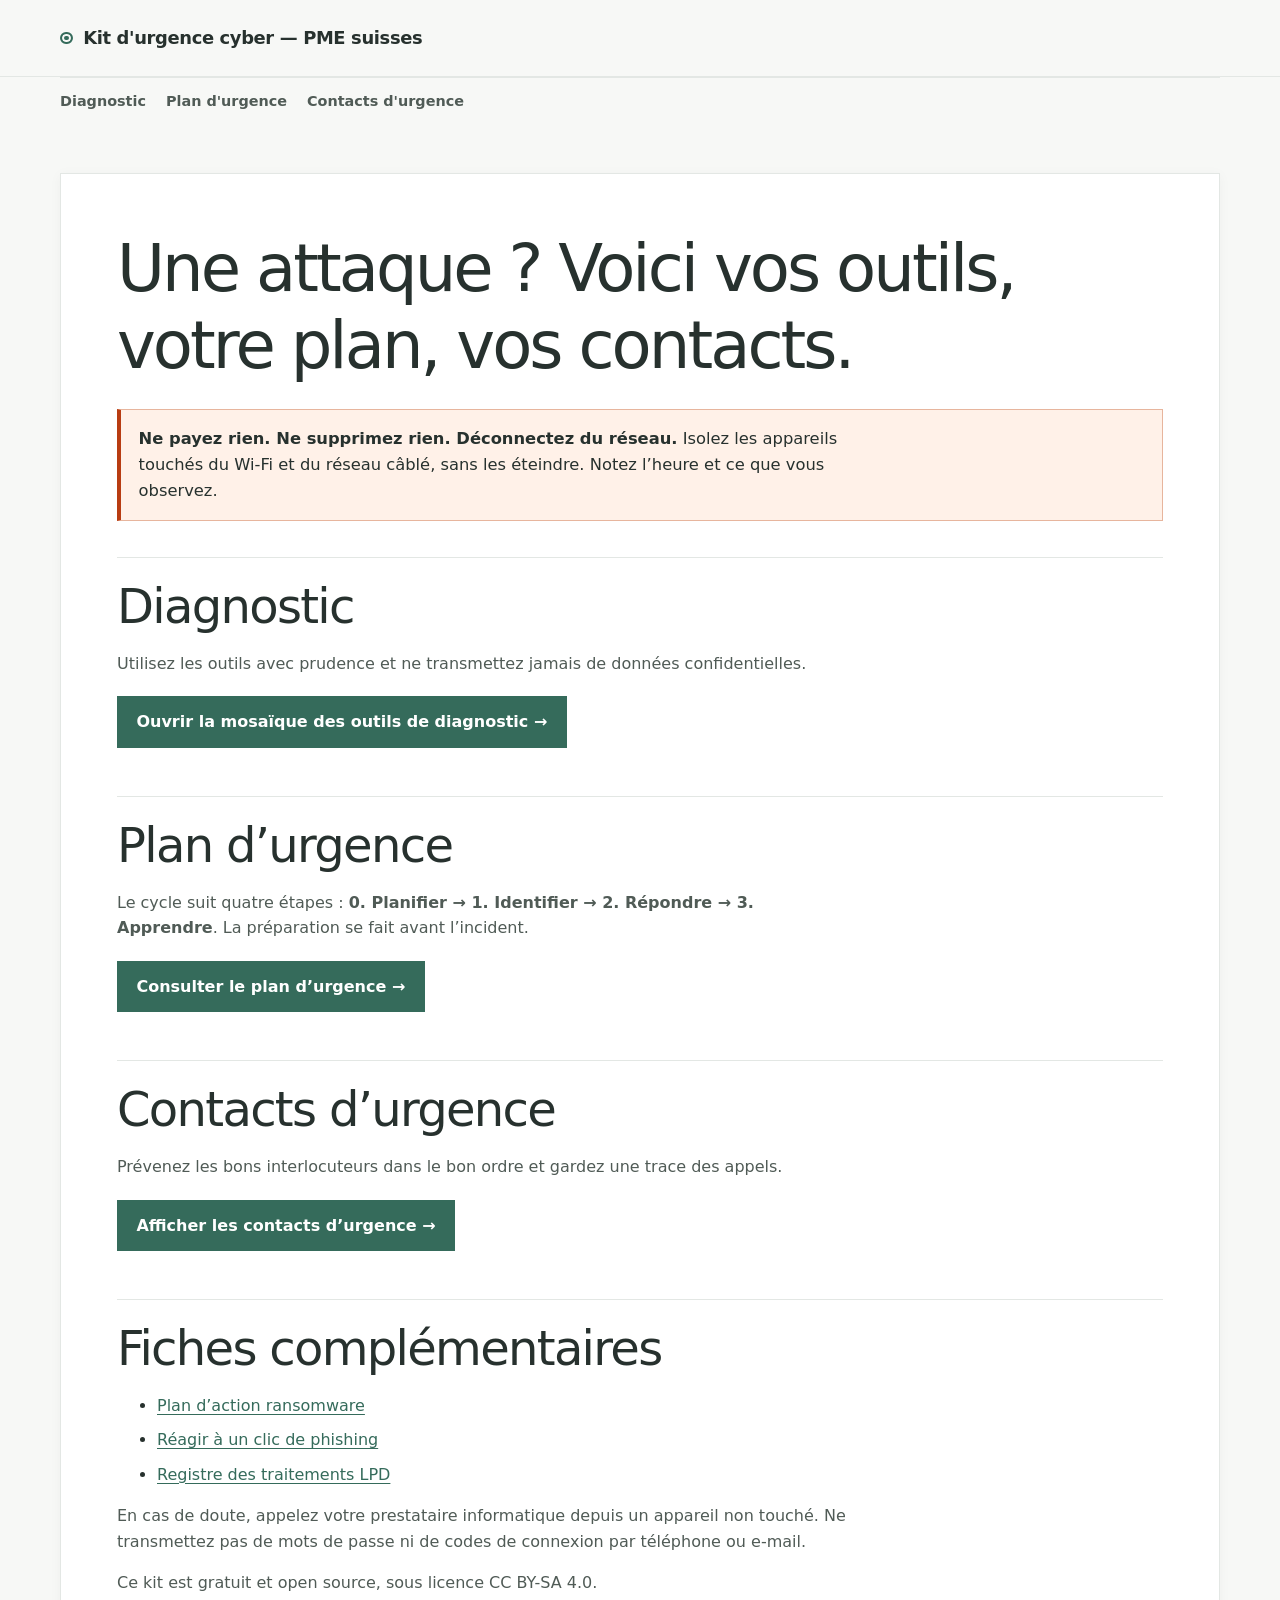
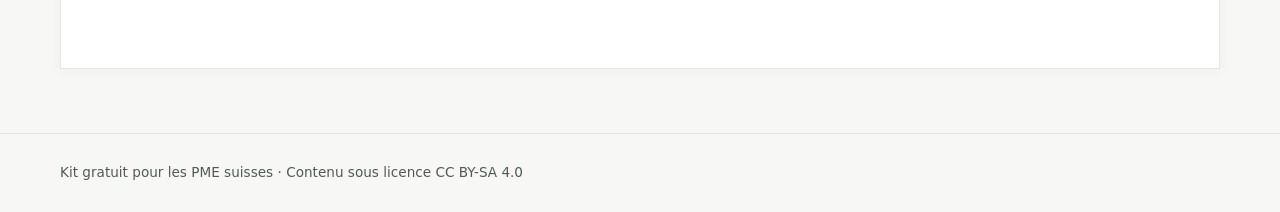
<file: index.html>
<!doctype html><html lang=fr-ch><head><meta name=generator content="Hugo 0.125.0"><meta charset=utf-8><meta name=viewport content="width=device-width,initial-scale=1"><meta name=description content="Outils de diagnostic, plan de gestion de crise et contacts d'urgence pour les PME suisses romandes."><title>Kit d'urgence cyber — PME suisses</title>
<link rel=stylesheet href=/css/custom.css></head><body class=home><header class=site-header><div class=header-inner><a class=site-name href=/>Kit d'urgence cyber — PME suisses</a></div></header><nav class=site-nav aria-label="Navigation principale"><a href=/outils-diagnostic/>Diagnostic</a>
<a href=/plan-urgence/>Plan d'urgence</a>
<a href=/contacts-urgence/>Contacts d'urgence</a></nav><main><div class=content><h1 id=une-attaque--voici-vos-outils-votre-plan-vos-contacts>Une attaque ? Voici vos outils, votre plan, vos contacts.</h1><blockquote><p><strong>Ne payez rien. Ne supprimez rien. Déconnectez du réseau.</strong> Isolez les appareils touchés du Wi-Fi et du réseau câblé, sans les éteindre. Notez l&rsquo;heure et ce que vous observez.</p></blockquote><h2 id=diagnostic>Diagnostic</h2><p>Utilisez les outils avec prudence et ne transmettez jamais de données confidentielles.</p><p><a href=/outils-diagnostic/>Ouvrir la mosaïque des outils de diagnostic →</a></p><h2 id=plan-durgence>Plan d&rsquo;urgence</h2><p>Le cycle suit quatre étapes : <strong>0. Planifier → 1. Identifier → 2. Répondre → 3. Apprendre</strong>. La préparation se fait avant l&rsquo;incident.</p><p><a href=/plan-urgence/>Consulter le plan d&rsquo;urgence →</a></p><h2 id=contacts-durgence>Contacts d&rsquo;urgence</h2><p>Prévenez les bons interlocuteurs dans le bon ordre et gardez une trace des appels.</p><p><a href=/contacts-urgence/>Afficher les contacts d&rsquo;urgence →</a></p><h2 id=fiches-complémentaires>Fiches complémentaires</h2><ul><li><a href=/plan-ransomware/>Plan d&rsquo;action ransomware</a></li><li><a href=/fiche-reflexe-phishing/>Réagir à un clic de phishing</a></li><li><a href=/registre-lpd/>Registre des traitements LPD</a></li></ul><p>En cas de doute, appelez votre prestataire informatique depuis un appareil non touché. Ne transmettez pas de mots de passe ni de codes de connexion par téléphone ou e-mail.</p><p>Ce kit est gratuit et open source, sous licence CC BY-SA 4.0.</p></div></main><footer class=site-footer><div class=footer-inner><p>Kit gratuit pour les PME suisses · Contenu sous licence CC BY-SA 4.0</p></div></footer></body></html>
</file>
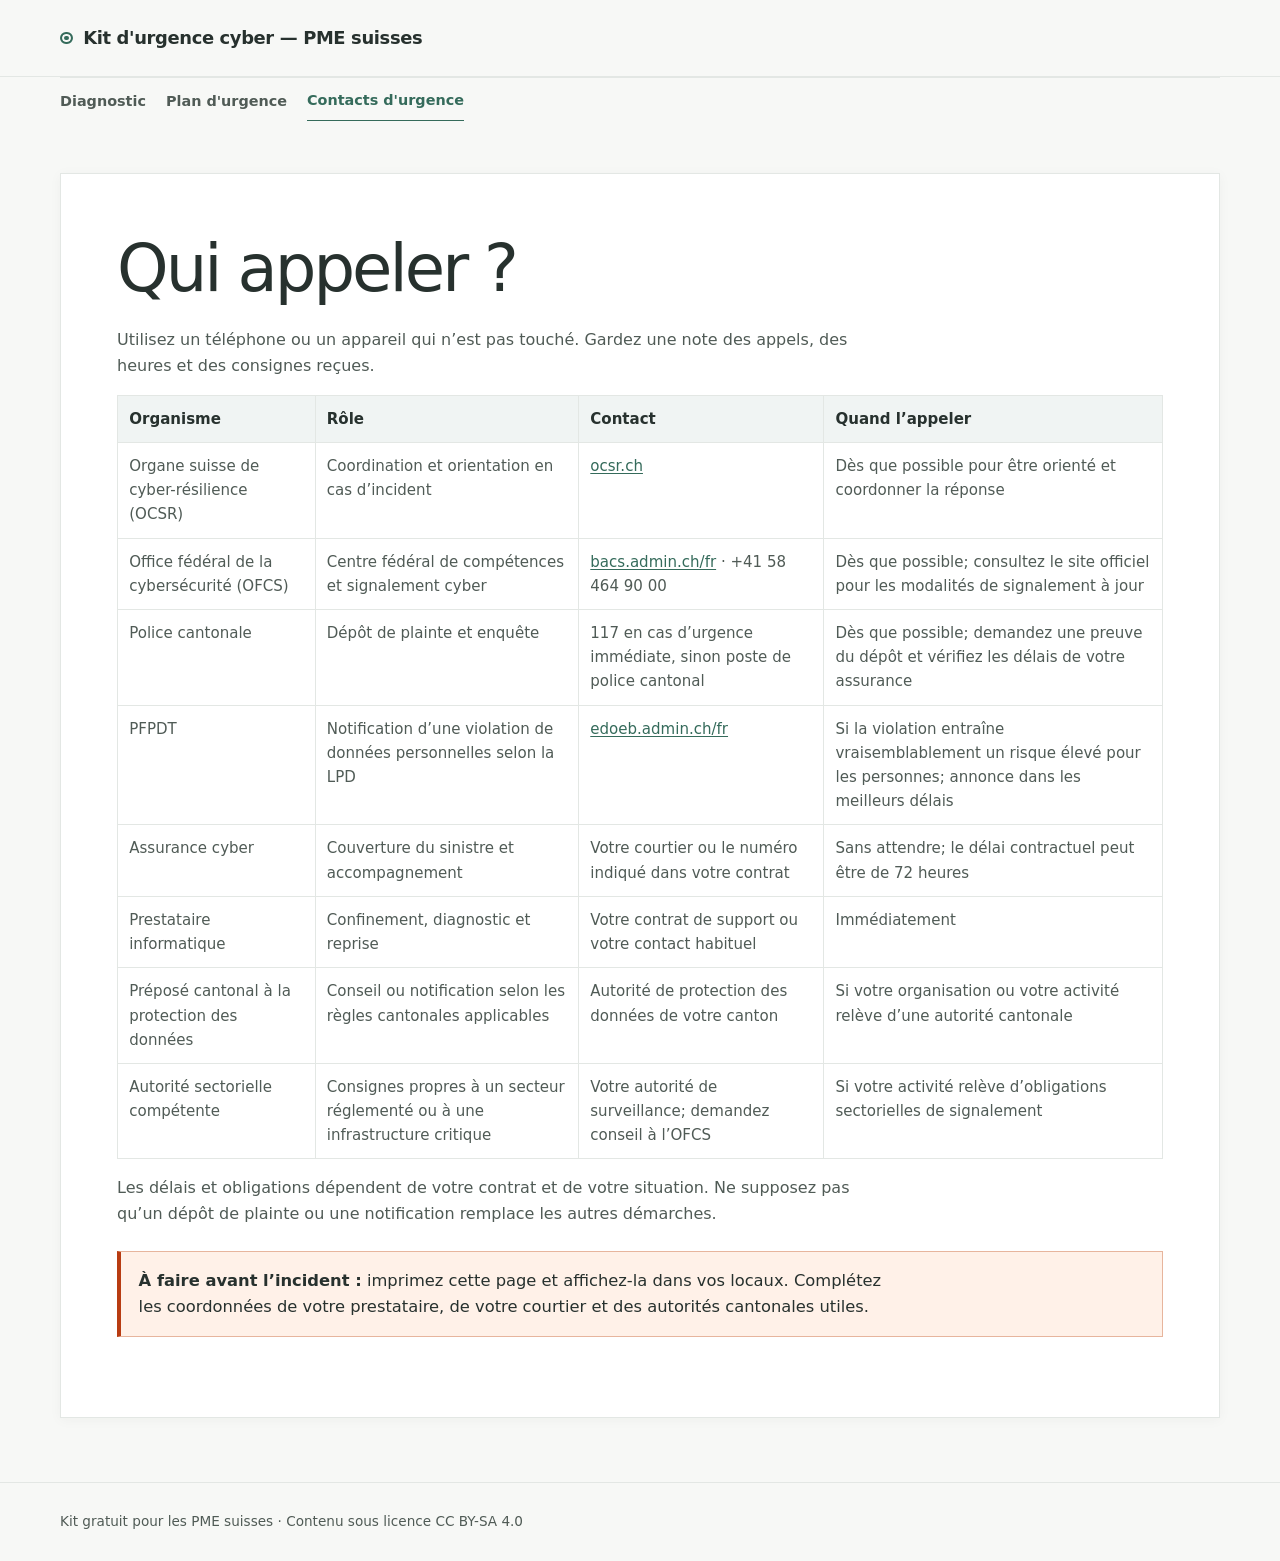
<file: contacts-urgence/index.html>
<!doctype html><html lang=fr-ch><head><meta charset=utf-8><meta name=viewport content="width=device-width,initial-scale=1"><meta name=description content="Les contacts à prévenir en cas d'incident cyber dans votre PME."><title>Qui appeler ? — Kit d'urgence cyber — PME suisses</title>
<link rel=stylesheet href=/css/custom.css></head><body class=page><header class=site-header><div class=header-inner><a class=site-name href=/>Kit d'urgence cyber — PME suisses</a></div></header><nav class=site-nav aria-label="Navigation principale"><a href=/outils-diagnostic/>Diagnostic</a>
<a href=/plan-urgence/>Plan d'urgence</a>
<a href=/contacts-urgence/ aria-current=page>Contacts d'urgence</a></nav><main><article class="content contacts-urgence"><h1 id=qui-appeler->Qui appeler ?</h1><p>Utilisez un téléphone ou un appareil qui n&rsquo;est pas touché. Gardez une note des appels, des heures et des consignes reçues.</p><table><thead><tr><th>Organisme</th><th>Rôle</th><th>Contact</th><th>Quand l&rsquo;appeler</th></tr></thead><tbody><tr><td>Organe suisse de cyber-résilience (OCSR)</td><td>Coordination et orientation en cas d&rsquo;incident</td><td><a href=https://ocsr.ch/ target=_blank rel=noopener>ocsr.ch</a></td><td>Dès que possible pour être orienté et coordonner la réponse</td></tr><tr><td>Office fédéral de la cybersécurité (OFCS)</td><td>Centre fédéral de compétences et signalement cyber</td><td><a href=https://www.bacs.admin.ch/fr target=_blank rel=noopener>bacs.admin.ch/fr</a>
· +41 58 464 90 00</td><td>Dès que possible; consultez le site officiel pour les modalités de signalement à jour</td></tr><tr><td>Police cantonale</td><td>Dépôt de plainte et enquête</td><td>117 en cas d&rsquo;urgence immédiate, sinon poste de police cantonal</td><td>Dès que possible; demandez une preuve du dépôt et vérifiez les délais de votre assurance</td></tr><tr><td>PFPDT</td><td>Notification d&rsquo;une violation de données personnelles selon la LPD</td><td><a href=https://www.edoeb.admin.ch/fr target=_blank rel=noopener>edoeb.admin.ch/fr</a></td><td>Si la violation entraîne vraisemblablement un risque élevé pour les personnes; annonce dans les meilleurs délais</td></tr><tr><td>Assurance cyber</td><td>Couverture du sinistre et accompagnement</td><td>Votre courtier ou le numéro indiqué dans votre contrat</td><td>Sans attendre; le délai contractuel peut être de 72 heures</td></tr><tr><td>Prestataire informatique</td><td>Confinement, diagnostic et reprise</td><td>Votre contrat de support ou votre contact habituel</td><td>Immédiatement</td></tr><tr><td>Préposé cantonal à la protection des données</td><td>Conseil ou notification selon les règles cantonales applicables</td><td>Autorité de protection des données de votre canton</td><td>Si votre organisation ou votre activité relève d&rsquo;une autorité cantonale</td></tr><tr><td>Autorité sectorielle compétente</td><td>Consignes propres à un secteur réglementé ou à une infrastructure critique</td><td>Votre autorité de surveillance; demandez conseil à l&rsquo;OFCS</td><td>Si votre activité relève d&rsquo;obligations sectorielles de signalement</td></tr></tbody></table><p>Les délais et obligations dépendent de votre contrat et de votre situation. Ne supposez pas qu&rsquo;un dépôt de plainte ou une notification remplace les autres démarches.</p><blockquote><p><strong>À faire avant l&rsquo;incident :</strong> imprimez cette page et affichez-la dans vos locaux. Complétez les coordonnées de votre prestataire, de votre courtier et des autorités cantonales utiles.</p></blockquote></article></main><footer class=site-footer><div class=footer-inner><p>Kit gratuit pour les PME suisses · Contenu sous licence CC BY-SA 4.0</p></div></footer></body></html>
</file>
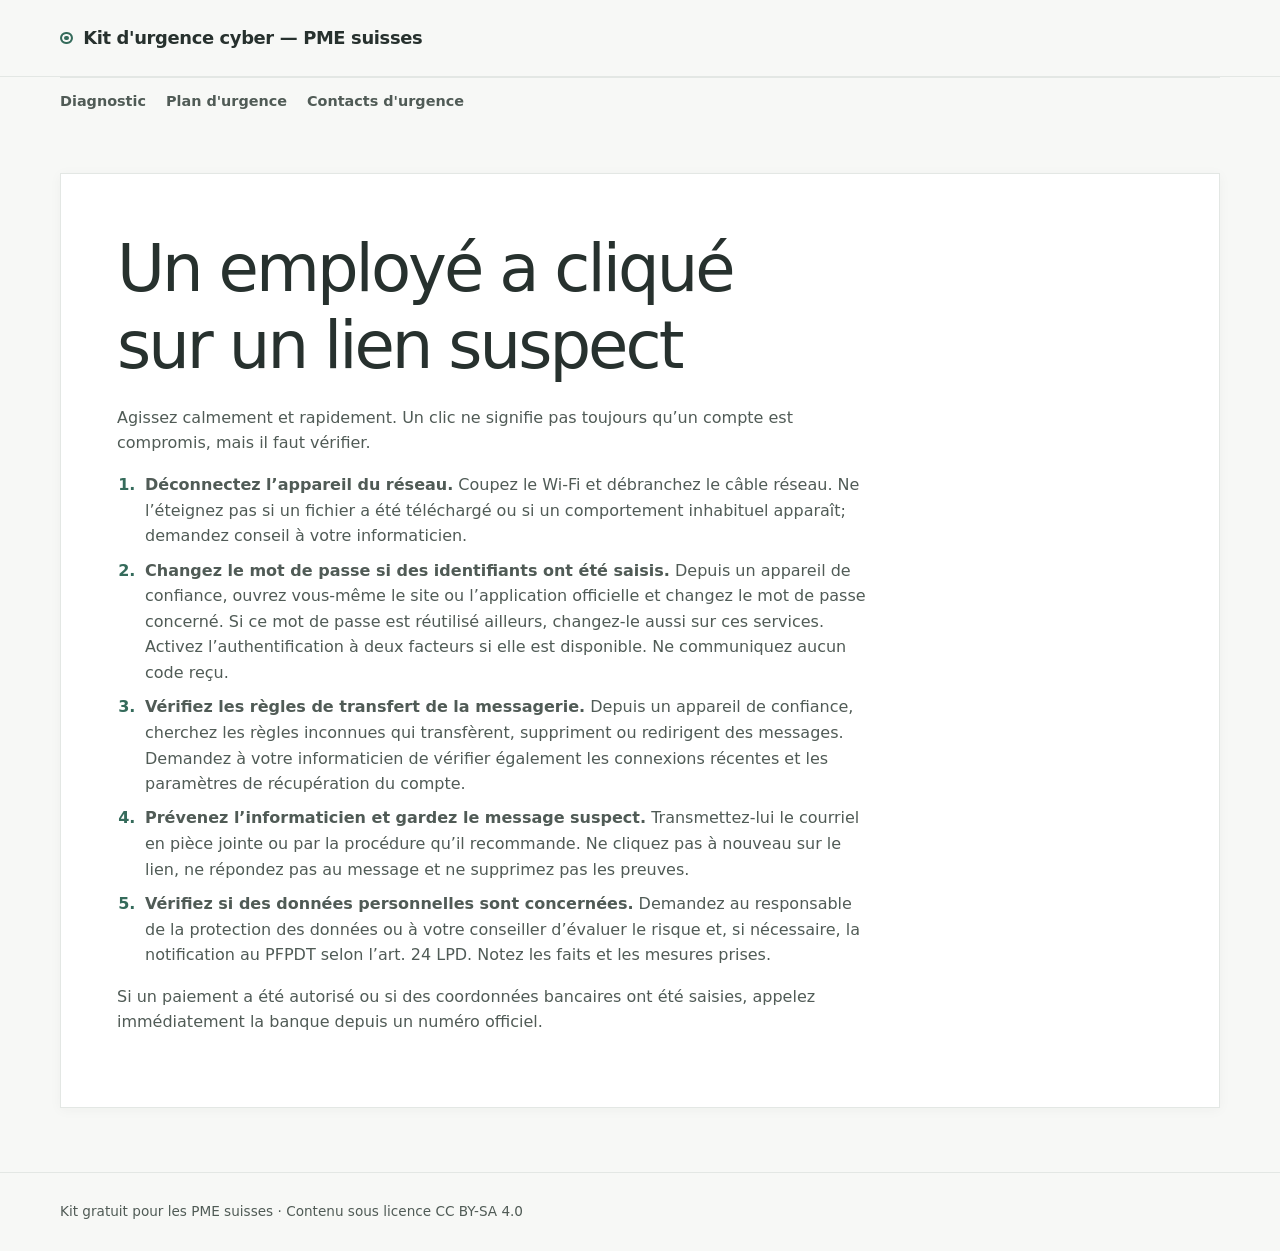
<file: fiche-reflexe-phishing/index.html>
<!doctype html><html lang=fr-ch><head><meta charset=utf-8><meta name=viewport content="width=device-width,initial-scale=1"><meta name=description content="Cinq actions immédiates après un clic sur un lien ou une pièce jointe suspecte."><title>Un employé a cliqué sur un lien suspect — Kit d'urgence cyber — PME suisses</title>
<link rel=stylesheet href=/css/custom.css></head><body class=page><header class=site-header><div class=header-inner><a class=site-name href=/>Kit d'urgence cyber — PME suisses</a></div></header><nav class=site-nav aria-label="Navigation principale"><a href=/outils-diagnostic/>Diagnostic</a>
<a href=/plan-urgence/>Plan d'urgence</a>
<a href=/contacts-urgence/>Contacts d'urgence</a></nav><main><article class="content fiche-reflexe-phishing"><h1 id=un-employé-a-cliqué-sur-un-lien-suspect>Un employé a cliqué sur un lien suspect</h1><p>Agissez calmement et rapidement. Un clic ne signifie pas toujours qu&rsquo;un compte est compromis, mais il faut vérifier.</p><ol><li><strong>Déconnectez l&rsquo;appareil du réseau.</strong> Coupez le Wi-Fi et débranchez le câble réseau. Ne l&rsquo;éteignez pas si un fichier a été téléchargé ou si un comportement inhabituel apparaît; demandez conseil à votre informaticien.</li><li><strong>Changez le mot de passe si des identifiants ont été saisis.</strong> Depuis un appareil de confiance, ouvrez vous-même le site ou l&rsquo;application officielle et changez le mot de passe concerné. Si ce mot de passe est réutilisé ailleurs, changez-le aussi sur ces services. Activez l&rsquo;authentification à deux facteurs si elle est disponible. Ne communiquez aucun code reçu.</li><li><strong>Vérifiez les règles de transfert de la messagerie.</strong> Depuis un appareil de confiance, cherchez les règles inconnues qui transfèrent, suppriment ou redirigent des messages. Demandez à votre informaticien de vérifier également les connexions récentes et les paramètres de récupération du compte.</li><li><strong>Prévenez l&rsquo;informaticien et gardez le message suspect.</strong> Transmettez-lui le courriel en pièce jointe ou par la procédure qu&rsquo;il recommande. Ne cliquez pas à nouveau sur le lien, ne répondez pas au message et ne supprimez pas les preuves.</li><li><strong>Vérifiez si des données personnelles sont concernées.</strong> Demandez au responsable de la protection des données ou à votre conseiller d&rsquo;évaluer le risque et, si nécessaire, la notification au PFPDT selon l&rsquo;art. 24 LPD. Notez les faits et les mesures prises.</li></ol><p>Si un paiement a été autorisé ou si des coordonnées bancaires ont été saisies, appelez immédiatement la banque depuis un numéro officiel.</p></article></main><footer class=site-footer><div class=footer-inner><p>Kit gratuit pour les PME suisses · Contenu sous licence CC BY-SA 4.0</p></div></footer></body></html>
</file>
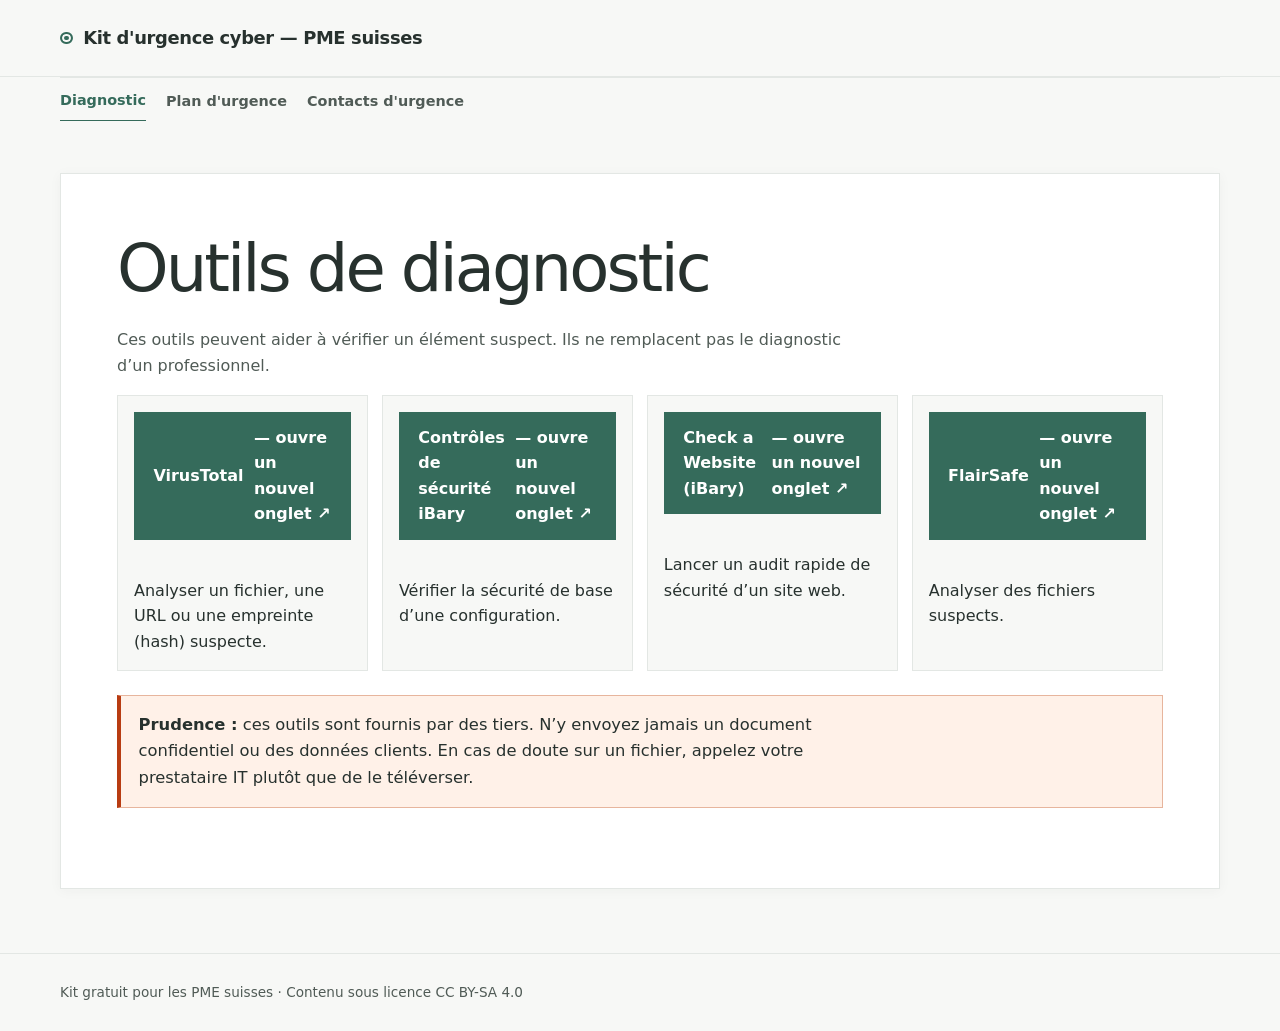
<file: outils-diagnostic/index.html>
<!doctype html><html lang=fr-ch><head><meta charset=utf-8><meta name=viewport content="width=device-width,initial-scale=1"><meta name=description content="Outils externes pour examiner un fichier, un site web ou une configuration."><title>Outils de diagnostic — Kit d'urgence cyber — PME suisses</title>
<link rel=stylesheet href=/css/custom.css></head><body class=page><header class=site-header><div class=header-inner><a class=site-name href=/>Kit d'urgence cyber — PME suisses</a></div></header><nav class=site-nav aria-label="Navigation principale"><a href=/outils-diagnostic/ aria-current=page>Diagnostic</a>
<a href=/plan-urgence/>Plan d'urgence</a>
<a href=/contacts-urgence/>Contacts d'urgence</a></nav><main><article class="content outils-diagnostic"><h1 id=outils-de-diagnostic>Outils de diagnostic</h1><p>Ces outils peuvent aider à vérifier un élément suspect. Ils ne remplacent pas le diagnostic d&rsquo;un professionnel.</p><ul><li><a href=https://www.virustotal.com/gui/home/upload target=_blank rel=noopener><strong>VirusTotal</strong> — ouvre un nouvel onglet ↗</a><br>Analyser un fichier, une URL ou une empreinte (hash) suspecte.</li><li><a href=https://www.ibarry.ch/fr/controles-de-securite/ target=_blank rel=noopener><strong>Contrôles de sécurité iBary</strong> — ouvre un nouvel onglet ↗</a><br>Vérifier la sécurité de base d&rsquo;une configuration.</li><li><a href=https://checkawebsite.ibarry.ch/fr/home/Home target=_blank rel=noopener><strong>Check a Website (iBary)</strong> — ouvre un nouvel onglet ↗</a><br>Lancer un audit rapide de sécurité d&rsquo;un site web.</li><li><a href=https://www.flairsafe.ch/ target=_blank rel=noopener><strong>FlairSafe</strong> — ouvre un nouvel onglet ↗</a><br>Analyser des fichiers suspects.</li></ul><blockquote><p><strong>Prudence :</strong> ces outils sont fournis par des tiers. N&rsquo;y envoyez jamais un document confidentiel ou des données clients. En cas de doute sur un fichier, appelez votre prestataire IT plutôt que de le téléverser.</p></blockquote></article></main><footer class=site-footer><div class=footer-inner><p>Kit gratuit pour les PME suisses · Contenu sous licence CC BY-SA 4.0</p></div></footer></body></html>
</file>
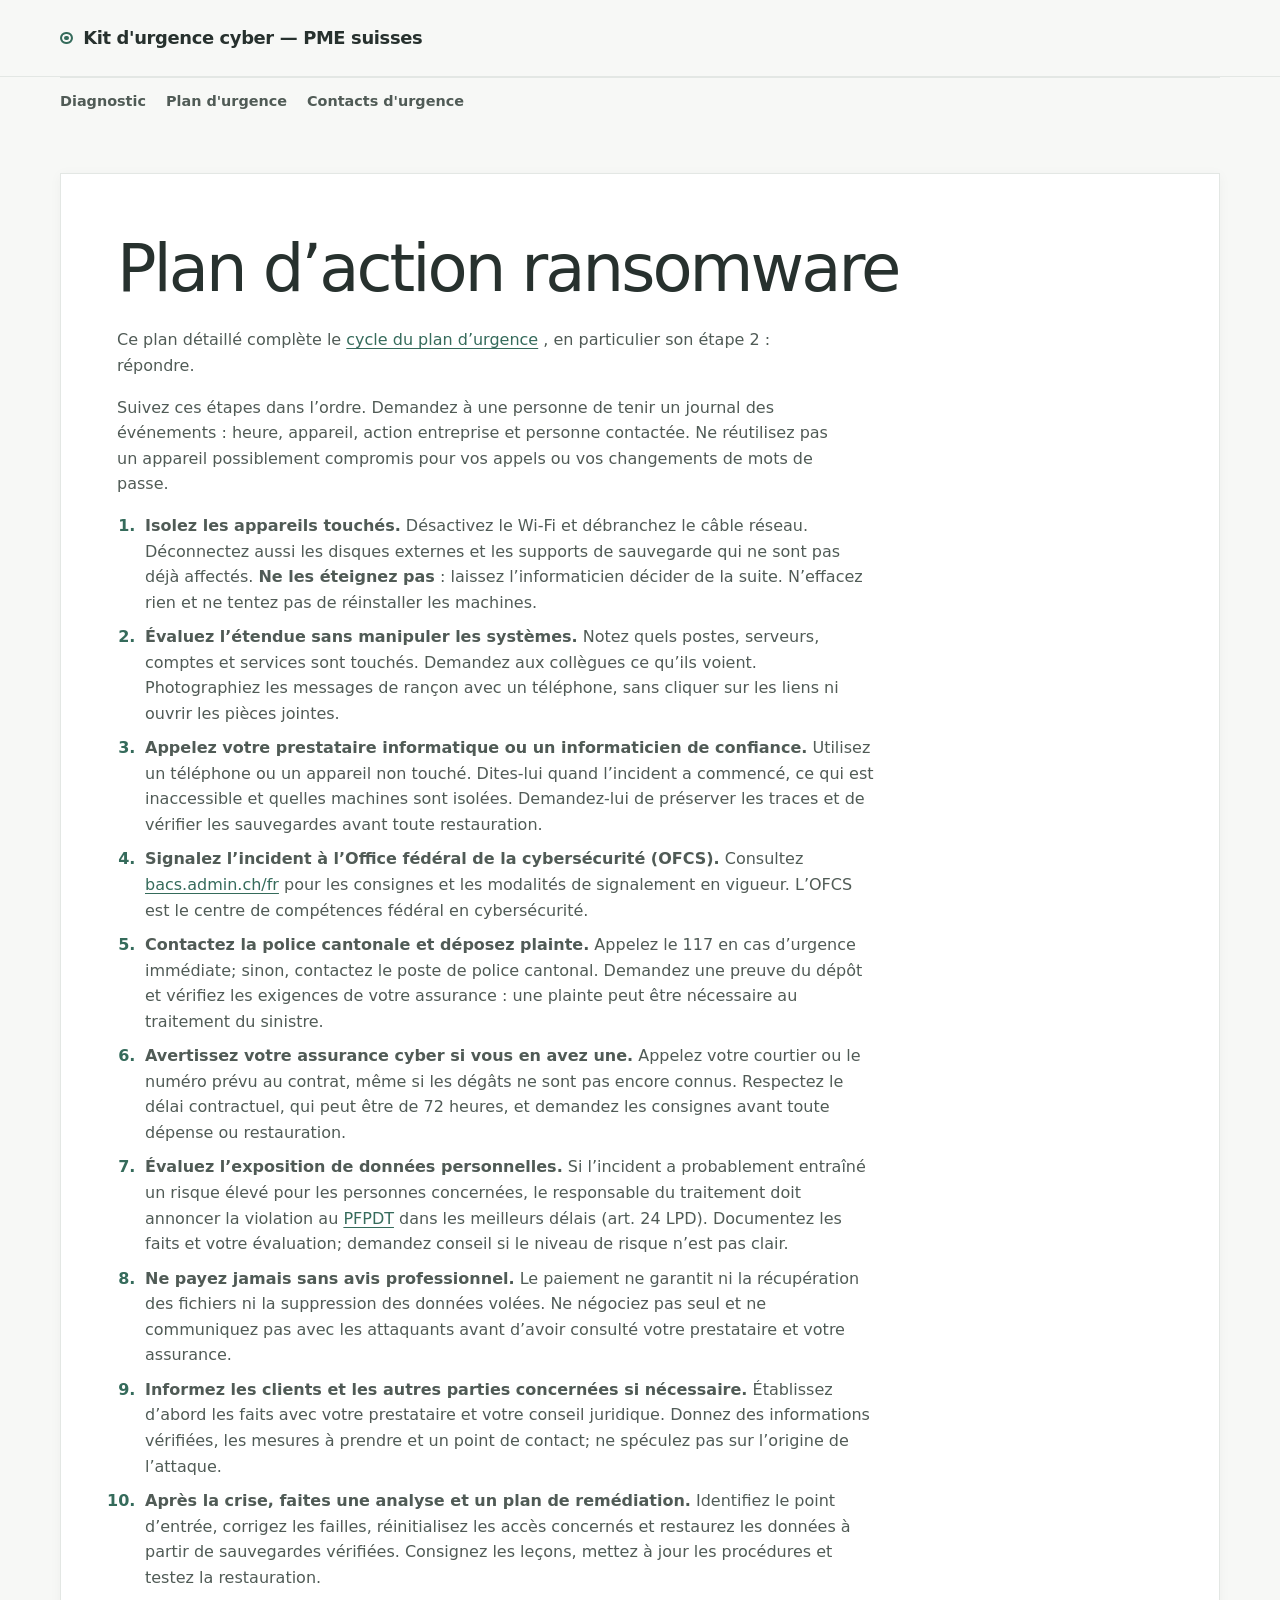
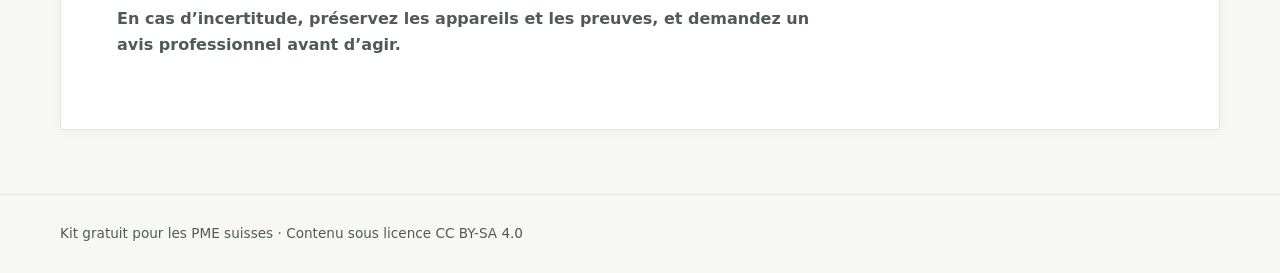
<file: plan-ransomware/index.html>
<!doctype html><html lang=fr-ch><head><meta charset=utf-8><meta name=viewport content="width=device-width,initial-scale=1"><meta name=description content="Les étapes à suivre, dans l'ordre, si vos fichiers ou systèmes sont bloqués ou chiffrés."><title>Plan d'action ransomware — Kit d'urgence cyber — PME suisses</title>
<link rel=stylesheet href=/css/custom.css></head><body class=page><header class=site-header><div class=header-inner><a class=site-name href=/>Kit d'urgence cyber — PME suisses</a></div></header><nav class=site-nav aria-label="Navigation principale"><a href=/outils-diagnostic/>Diagnostic</a>
<a href=/plan-urgence/>Plan d'urgence</a>
<a href=/contacts-urgence/>Contacts d'urgence</a></nav><main><article class="content plan-ransomware"><h1 id=plan-daction-ransomware>Plan d&rsquo;action ransomware</h1><p>Ce plan détaillé complète le <a href=/plan-urgence/2-repondre/>cycle du plan d&rsquo;urgence</a>
, en particulier son étape 2 : répondre.</p><p>Suivez ces étapes dans l&rsquo;ordre. Demandez à une personne de tenir un journal des événements : heure, appareil, action entreprise et personne contactée. Ne réutilisez pas un appareil possiblement compromis pour vos appels ou vos changements de mots de passe.</p><ol><li><strong>Isolez les appareils touchés.</strong> Désactivez le Wi-Fi et débranchez le câble réseau. Déconnectez aussi les disques externes et les supports de sauvegarde qui ne sont pas déjà affectés. <strong>Ne les éteignez pas</strong> : laissez l&rsquo;informaticien décider de la suite. N&rsquo;effacez rien et ne tentez pas de réinstaller les machines.</li><li><strong>Évaluez l&rsquo;étendue sans manipuler les systèmes.</strong> Notez quels postes, serveurs, comptes et services sont touchés. Demandez aux collègues ce qu&rsquo;ils voient. Photographiez les messages de rançon avec un téléphone, sans cliquer sur les liens ni ouvrir les pièces jointes.</li><li><strong>Appelez votre prestataire informatique ou un informaticien de confiance.</strong> Utilisez un téléphone ou un appareil non touché. Dites-lui quand l&rsquo;incident a commencé, ce qui est inaccessible et quelles machines sont isolées. Demandez-lui de préserver les traces et de vérifier les sauvegardes avant toute restauration.</li><li><strong>Signalez l&rsquo;incident à l&rsquo;Office fédéral de la cybersécurité (OFCS).</strong> Consultez <a href=https://www.bacs.admin.ch/fr target=_blank rel=noopener>bacs.admin.ch/fr</a>
pour les consignes et les modalités de signalement en vigueur. L&rsquo;OFCS est le centre de compétences fédéral en cybersécurité.</li><li><strong>Contactez la police cantonale et déposez plainte.</strong> Appelez le 117 en cas d&rsquo;urgence immédiate; sinon, contactez le poste de police cantonal. Demandez une preuve du dépôt et vérifiez les exigences de votre assurance : une plainte peut être nécessaire au traitement du sinistre.</li><li><strong>Avertissez votre assurance cyber si vous en avez une.</strong> Appelez votre courtier ou le numéro prévu au contrat, même si les dégâts ne sont pas encore connus. Respectez le délai contractuel, qui peut être de 72 heures, et demandez les consignes avant toute dépense ou restauration.</li><li><strong>Évaluez l&rsquo;exposition de données personnelles.</strong> Si l&rsquo;incident a probablement entraîné un risque élevé pour les personnes concernées, le responsable du traitement doit annoncer la violation au <a href=https://www.edoeb.admin.ch/fr target=_blank rel=noopener>PFPDT</a>
dans les meilleurs délais (art. 24 LPD). Documentez les faits et votre évaluation; demandez conseil si le niveau de risque n&rsquo;est pas clair.</li><li><strong>Ne payez jamais sans avis professionnel.</strong> Le paiement ne garantit ni la récupération des fichiers ni la suppression des données volées. Ne négociez pas seul et ne communiquez pas avec les attaquants avant d&rsquo;avoir consulté votre prestataire et votre assurance.</li><li><strong>Informez les clients et les autres parties concernées si nécessaire.</strong> Établissez d&rsquo;abord les faits avec votre prestataire et votre conseil juridique. Donnez des informations vérifiées, les mesures à prendre et un point de contact; ne spéculez pas sur l&rsquo;origine de l&rsquo;attaque.</li><li><strong>Après la crise, faites une analyse et un plan de remédiation.</strong> Identifiez le point d&rsquo;entrée, corrigez les failles, réinitialisez les accès concernés et restaurez les données à partir de sauvegardes vérifiées. Consignez les leçons, mettez à jour les procédures et testez la restauration.</li></ol><p><strong>En cas d&rsquo;incertitude, préservez les appareils et les preuves, et demandez un avis professionnel avant d&rsquo;agir.</strong></p></article></main><footer class=site-footer><div class=footer-inner><p>Kit gratuit pour les PME suisses · Contenu sous licence CC BY-SA 4.0</p></div></footer></body></html>
</file>
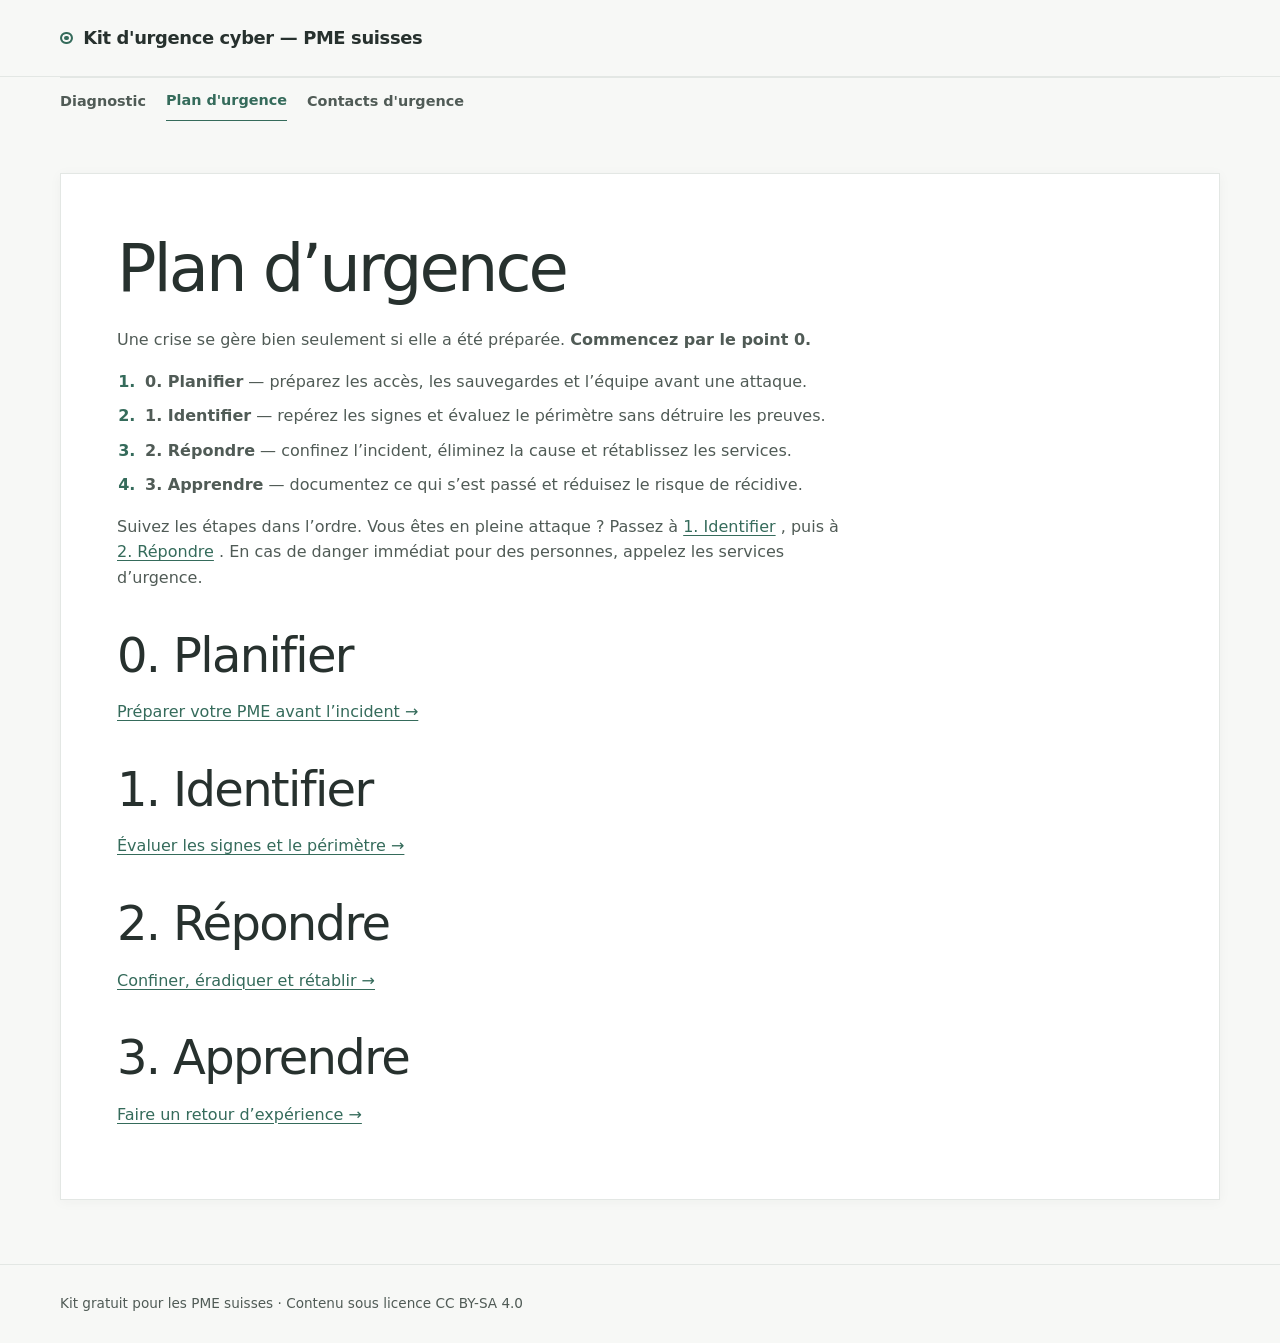
<file: plan-urgence/index.html>
<!doctype html><html lang=fr-ch><head><meta charset=utf-8><meta name=viewport content="width=device-width,initial-scale=1"><meta name=description content="Un cycle simple pour préparer votre PME, répondre à une cyberattaque et en tirer les leçons."><title>Plan d'urgence — Kit d'urgence cyber — PME suisses</title>
<link rel=stylesheet href=/css/custom.css></head><body class=page><header class=site-header><div class=header-inner><a class=site-name href=/>Kit d'urgence cyber — PME suisses</a></div></header><nav class=site-nav aria-label="Navigation principale"><a href=/outils-diagnostic/>Diagnostic</a>
<a href=/plan-urgence/ aria-current=page>Plan d'urgence</a>
<a href=/contacts-urgence/>Contacts d'urgence</a></nav><main><article class="content _index"><h1 id=plan-durgence>Plan d&rsquo;urgence</h1><p>Une crise se gère bien seulement si elle a été préparée. <strong>Commencez par le point 0.</strong></p><ol><li><strong>0. Planifier</strong> — préparez les accès, les sauvegardes et l&rsquo;équipe avant une attaque.</li><li><strong>1. Identifier</strong> — repérez les signes et évaluez le périmètre sans détruire les preuves.</li><li><strong>2. Répondre</strong> — confinez l&rsquo;incident, éliminez la cause et rétablissez les services.</li><li><strong>3. Apprendre</strong> — documentez ce qui s&rsquo;est passé et réduisez le risque de récidive.</li></ol><p>Suivez les étapes dans l&rsquo;ordre. Vous êtes en pleine attaque ? Passez à <a href=/plan-urgence/1-identifier/>1. Identifier</a>
, puis à <a href=/plan-urgence/2-repondre/>2. Répondre</a>
. En cas de danger immédiat pour des personnes, appelez les services d&rsquo;urgence.</p><h2 id=0-planifier>0. Planifier</h2><p><a href=/plan-urgence/0-planifier/>Préparer votre PME avant l&rsquo;incident →</a></p><h2 id=1-identifier>1. Identifier</h2><p><a href=/plan-urgence/1-identifier/>Évaluer les signes et le périmètre →</a></p><h2 id=2-répondre>2. Répondre</h2><p><a href=/plan-urgence/2-repondre/>Confiner, éradiquer et rétablir →</a></p><h2 id=3-apprendre>3. Apprendre</h2><p><a href=/plan-urgence/3-retex/>Faire un retour d&rsquo;expérience →</a></p></article></main><footer class=site-footer><div class=footer-inner><p>Kit gratuit pour les PME suisses · Contenu sous licence CC BY-SA 4.0</p></div></footer></body></html>
</file>
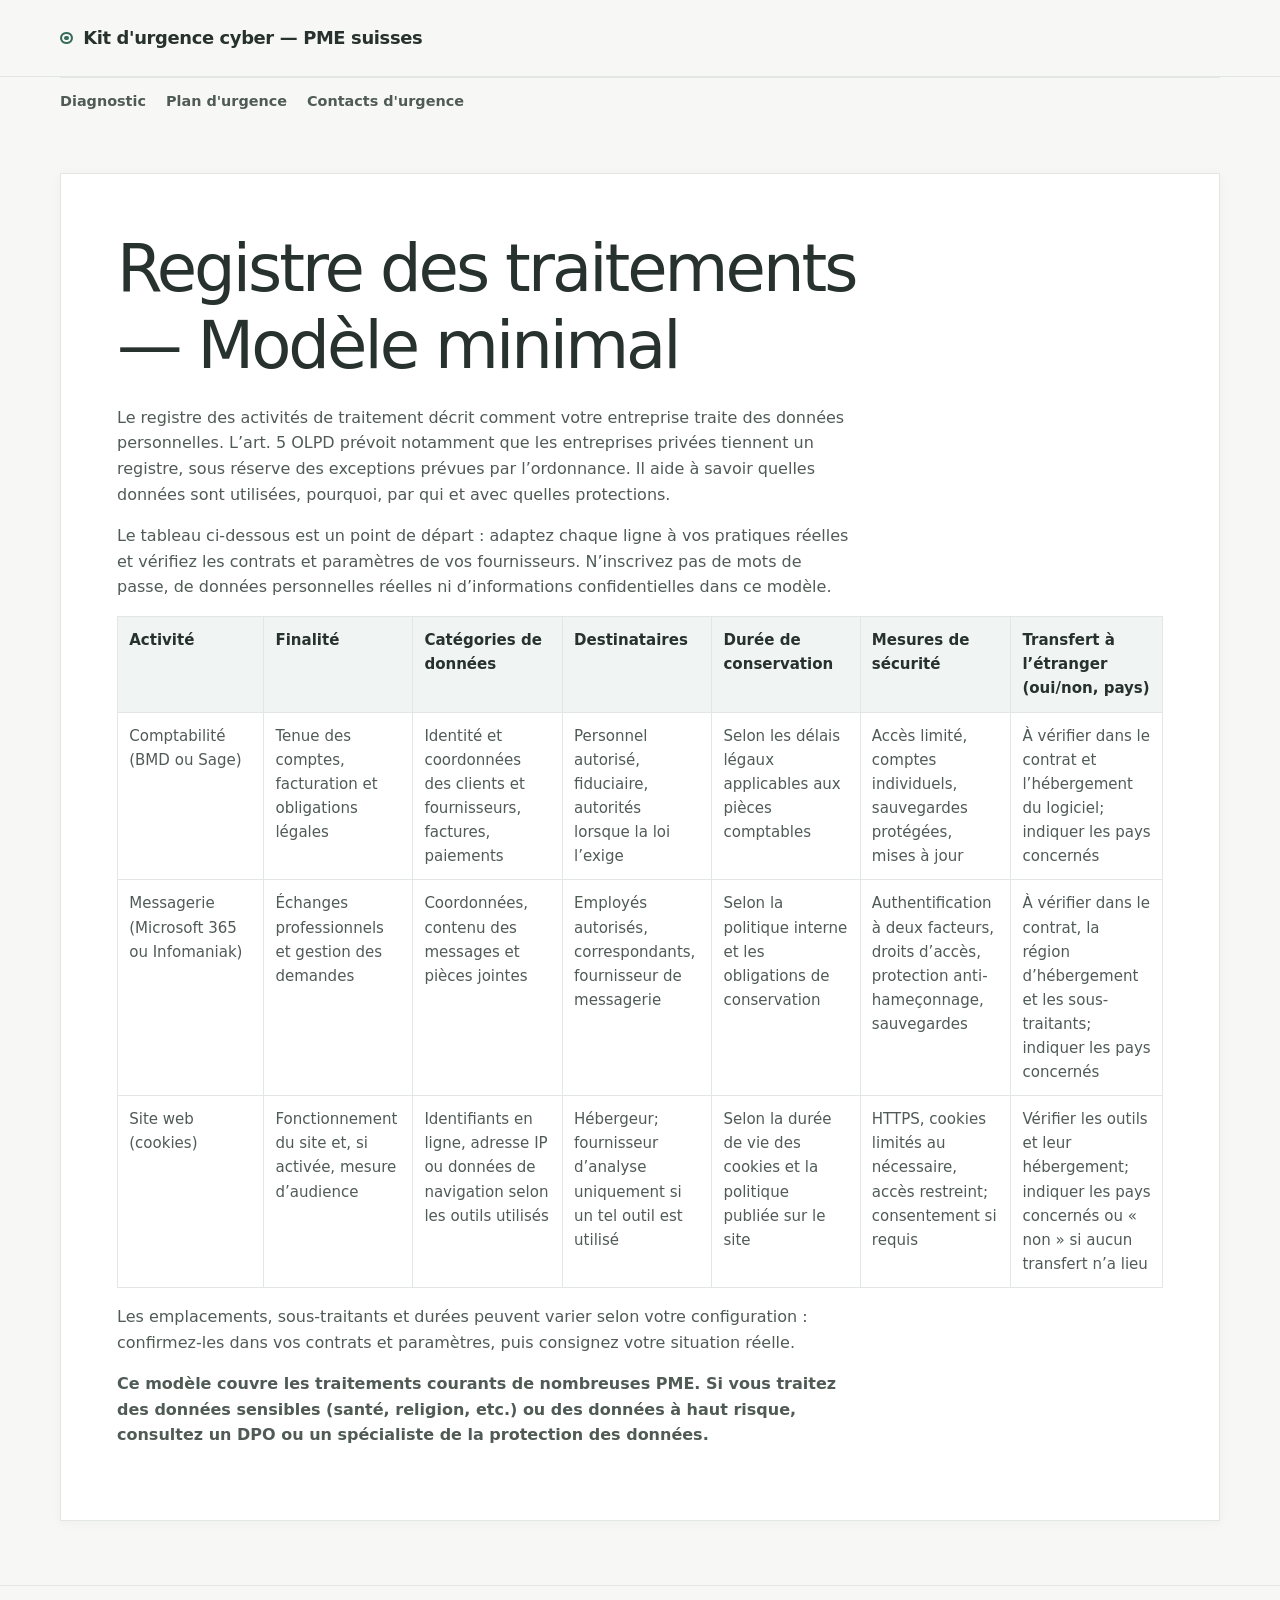
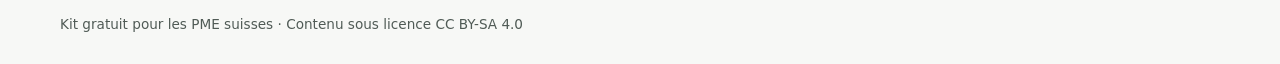
<file: registre-lpd/index.html>
<!doctype html><html lang=fr-ch><head><meta charset=utf-8><meta name=viewport content="width=device-width,initial-scale=1"><meta name=description content="Un point de départ pratique pour documenter les traitements de données personnelles de votre PME."><title>Registre des traitements — Modèle minimal — Kit d'urgence cyber — PME suisses</title>
<link rel=stylesheet href=/css/custom.css></head><body class=page><header class=site-header><div class=header-inner><a class=site-name href=/>Kit d'urgence cyber — PME suisses</a></div></header><nav class=site-nav aria-label="Navigation principale"><a href=/outils-diagnostic/>Diagnostic</a>
<a href=/plan-urgence/>Plan d'urgence</a>
<a href=/contacts-urgence/>Contacts d'urgence</a></nav><main><article class="content registre-lpd"><h1 id=registre-des-traitements--modèle-minimal>Registre des traitements — Modèle minimal</h1><p>Le registre des activités de traitement décrit comment votre entreprise traite des données personnelles. L&rsquo;art. 5 OLPD prévoit notamment que les entreprises privées tiennent un registre, sous réserve des exceptions prévues par l&rsquo;ordonnance. Il aide à savoir quelles données sont utilisées, pourquoi, par qui et avec quelles protections.</p><p>Le tableau ci-dessous est un point de départ : adaptez chaque ligne à vos pratiques réelles et vérifiez les contrats et paramètres de vos fournisseurs. N&rsquo;inscrivez pas de mots de passe, de données personnelles réelles ni d&rsquo;informations confidentielles dans ce modèle.</p><table><thead><tr><th>Activité</th><th>Finalité</th><th>Catégories de données</th><th>Destinataires</th><th>Durée de conservation</th><th>Mesures de sécurité</th><th>Transfert à l&rsquo;étranger (oui/non, pays)</th></tr></thead><tbody><tr><td>Comptabilité (BMD ou Sage)</td><td>Tenue des comptes, facturation et obligations légales</td><td>Identité et coordonnées des clients et fournisseurs, factures, paiements</td><td>Personnel autorisé, fiduciaire, autorités lorsque la loi l&rsquo;exige</td><td>Selon les délais légaux applicables aux pièces comptables</td><td>Accès limité, comptes individuels, sauvegardes protégées, mises à jour</td><td>À vérifier dans le contrat et l&rsquo;hébergement du logiciel; indiquer les pays concernés</td></tr><tr><td>Messagerie (Microsoft 365 ou Infomaniak)</td><td>Échanges professionnels et gestion des demandes</td><td>Coordonnées, contenu des messages et pièces jointes</td><td>Employés autorisés, correspondants, fournisseur de messagerie</td><td>Selon la politique interne et les obligations de conservation</td><td>Authentification à deux facteurs, droits d&rsquo;accès, protection anti-hameçonnage, sauvegardes</td><td>À vérifier dans le contrat, la région d&rsquo;hébergement et les sous-traitants; indiquer les pays concernés</td></tr><tr><td>Site web (cookies)</td><td>Fonctionnement du site et, si activée, mesure d&rsquo;audience</td><td>Identifiants en ligne, adresse IP ou données de navigation selon les outils utilisés</td><td>Hébergeur; fournisseur d&rsquo;analyse uniquement si un tel outil est utilisé</td><td>Selon la durée de vie des cookies et la politique publiée sur le site</td><td>HTTPS, cookies limités au nécessaire, accès restreint; consentement si requis</td><td>Vérifier les outils et leur hébergement; indiquer les pays concernés ou « non » si aucun transfert n&rsquo;a lieu</td></tr></tbody></table><p>Les emplacements, sous-traitants et durées peuvent varier selon votre configuration : confirmez-les dans vos contrats et paramètres, puis consignez votre situation réelle.</p><p><strong>Ce modèle couvre les traitements courants de nombreuses PME. Si vous traitez des données sensibles (santé, religion, etc.) ou des données à haut risque, consultez un DPO ou un spécialiste de la protection des données.</strong></p></article></main><footer class=site-footer><div class=footer-inner><p>Kit gratuit pour les PME suisses · Contenu sous licence CC BY-SA 4.0</p></div></footer></body></html>
</file>
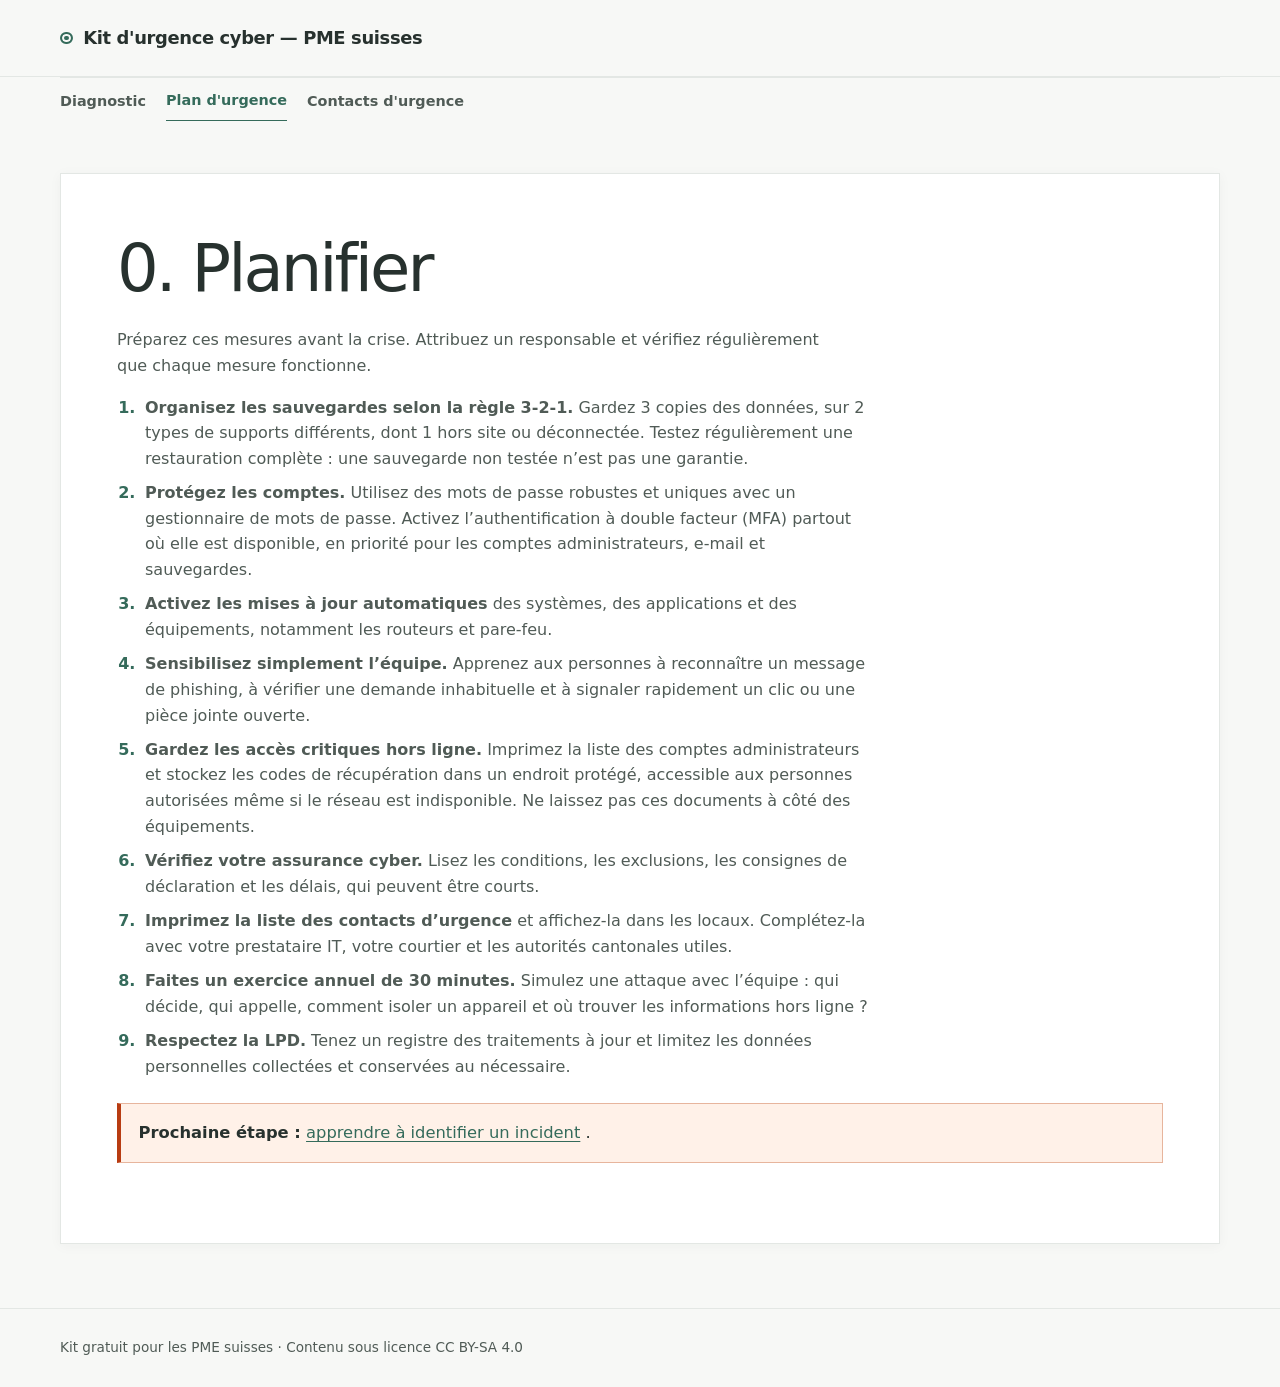
<file: plan-urgence/0-planifier/index.html>
<!doctype html><html lang=fr-ch><head><meta charset=utf-8><meta name=viewport content="width=device-width,initial-scale=1"><meta name=description content="Les mesures à mettre en place avant une cyberattaque."><title>0. Planifier — Kit d'urgence cyber — PME suisses</title>
<link rel=stylesheet href=/css/custom.css></head><body class=page><header class=site-header><div class=header-inner><a class=site-name href=/>Kit d'urgence cyber — PME suisses</a></div></header><nav class=site-nav aria-label="Navigation principale"><a href=/outils-diagnostic/>Diagnostic</a>
<a href=/plan-urgence/ aria-current=page>Plan d'urgence</a>
<a href=/contacts-urgence/>Contacts d'urgence</a></nav><main><article class="content 0-planifier"><h1 id=0-planifier>0. Planifier</h1><p>Préparez ces mesures avant la crise. Attribuez un responsable et vérifiez régulièrement que chaque mesure fonctionne.</p><ol><li><strong>Organisez les sauvegardes selon la règle 3-2-1.</strong> Gardez 3 copies des données, sur 2 types de supports différents, dont 1 hors site ou déconnectée. Testez régulièrement une restauration complète : une sauvegarde non testée n&rsquo;est pas une garantie.</li><li><strong>Protégez les comptes.</strong> Utilisez des mots de passe robustes et uniques avec un gestionnaire de mots de passe. Activez l&rsquo;authentification à double facteur (MFA) partout où elle est disponible, en priorité pour les comptes administrateurs, e-mail et sauvegardes.</li><li><strong>Activez les mises à jour automatiques</strong> des systèmes, des applications et des équipements, notamment les routeurs et pare-feu.</li><li><strong>Sensibilisez simplement l&rsquo;équipe.</strong> Apprenez aux personnes à reconnaître un message de phishing, à vérifier une demande inhabituelle et à signaler rapidement un clic ou une pièce jointe ouverte.</li><li><strong>Gardez les accès critiques hors ligne.</strong> Imprimez la liste des comptes administrateurs et stockez les codes de récupération dans un endroit protégé, accessible aux personnes autorisées même si le réseau est indisponible. Ne laissez pas ces documents à côté des équipements.</li><li><strong>Vérifiez votre assurance cyber.</strong> Lisez les conditions, les exclusions, les consignes de déclaration et les délais, qui peuvent être courts.</li><li><strong>Imprimez la liste des contacts d&rsquo;urgence</strong> et affichez-la dans les locaux. Complétez-la avec votre prestataire IT, votre courtier et les autorités cantonales utiles.</li><li><strong>Faites un exercice annuel de 30 minutes.</strong> Simulez une attaque avec l&rsquo;équipe : qui décide, qui appelle, comment isoler un appareil et où trouver les informations hors ligne ?</li><li><strong>Respectez la LPD.</strong> Tenez un registre des traitements à jour et limitez les données personnelles collectées et conservées au nécessaire.</li></ol><blockquote><p><strong>Prochaine étape :</strong> <a href=/plan-urgence/1-identifier/>apprendre à identifier un incident</a>
.</p></blockquote></article></main><footer class=site-footer><div class=footer-inner><p>Kit gratuit pour les PME suisses · Contenu sous licence CC BY-SA 4.0</p></div></footer></body></html>
</file>
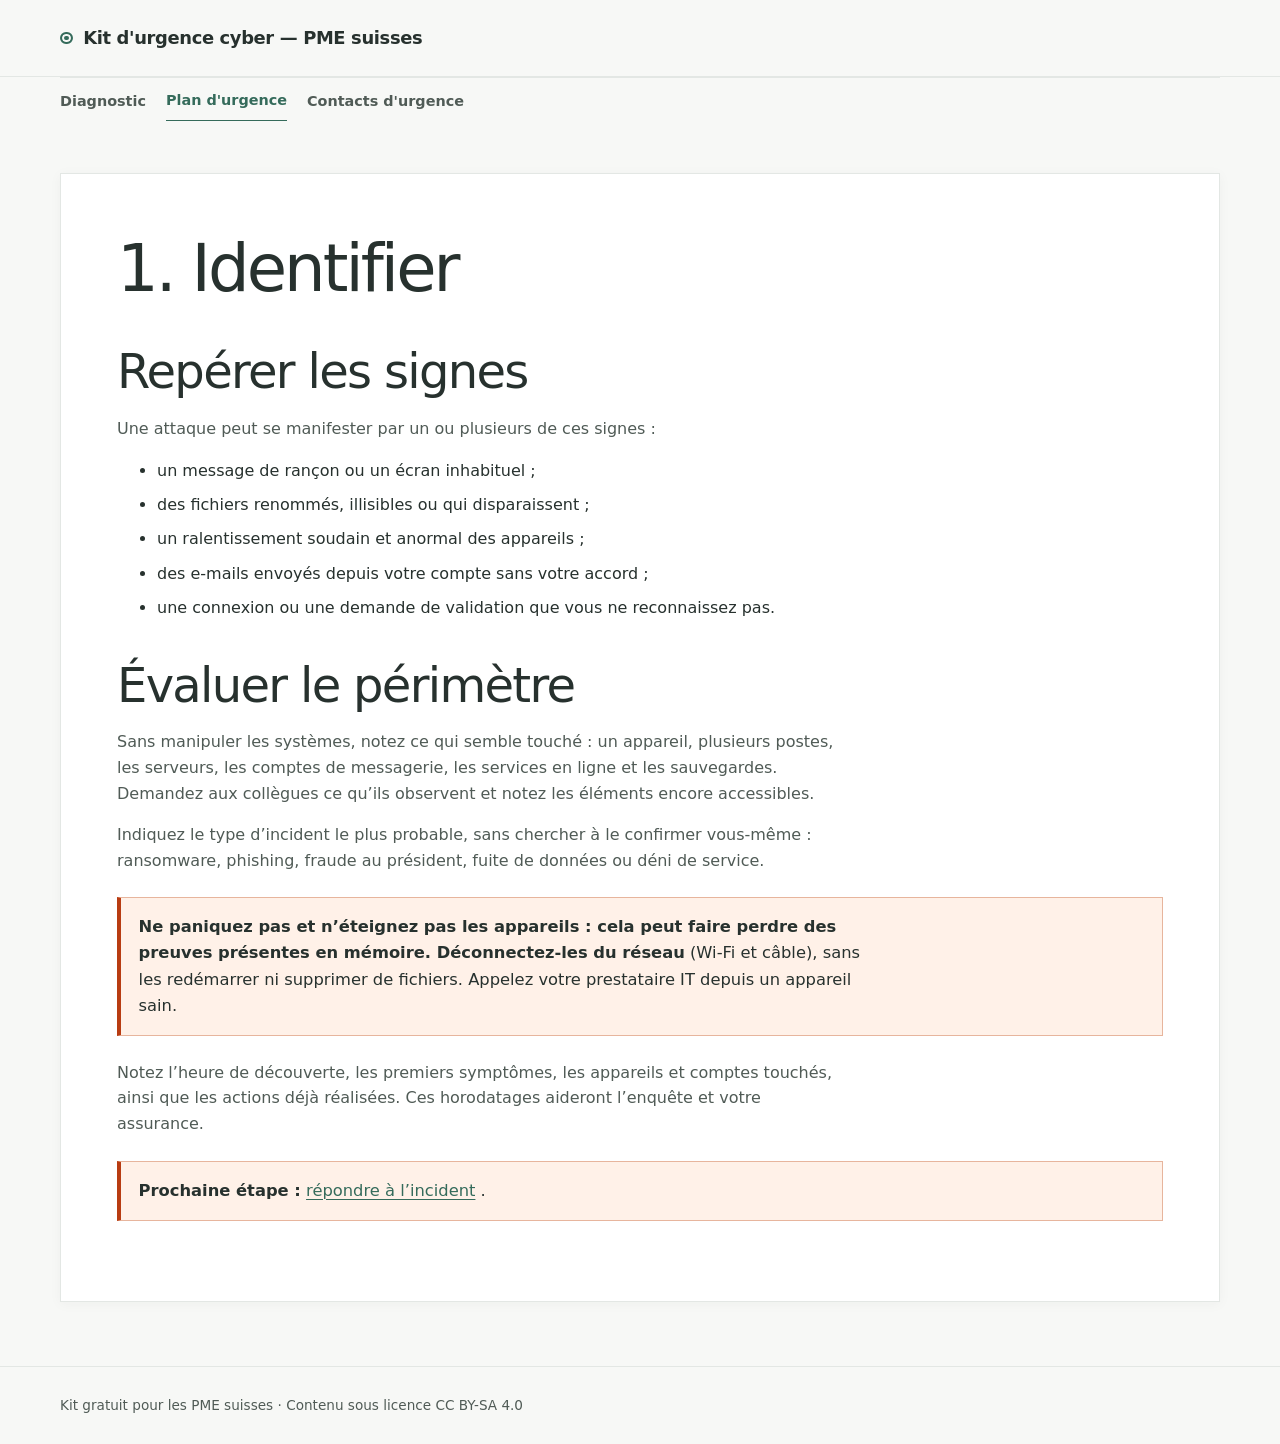
<file: plan-urgence/1-identifier/index.html>
<!doctype html><html lang=fr-ch><head><meta charset=utf-8><meta name=viewport content="width=device-width,initial-scale=1"><meta name=description content="Reconnaître les signes d'une attaque et évaluer ce qui est touché."><title>1. Identifier — Kit d'urgence cyber — PME suisses</title>
<link rel=stylesheet href=/css/custom.css></head><body class=page><header class=site-header><div class=header-inner><a class=site-name href=/>Kit d'urgence cyber — PME suisses</a></div></header><nav class=site-nav aria-label="Navigation principale"><a href=/outils-diagnostic/>Diagnostic</a>
<a href=/plan-urgence/ aria-current=page>Plan d'urgence</a>
<a href=/contacts-urgence/>Contacts d'urgence</a></nav><main><article class="content 1-identifier"><h1 id=1-identifier>1. Identifier</h1><h2 id=repérer-les-signes>Repérer les signes</h2><p>Une attaque peut se manifester par un ou plusieurs de ces signes :</p><ul><li>un message de rançon ou un écran inhabituel ;</li><li>des fichiers renommés, illisibles ou qui disparaissent ;</li><li>un ralentissement soudain et anormal des appareils ;</li><li>des e-mails envoyés depuis votre compte sans votre accord ;</li><li>une connexion ou une demande de validation que vous ne reconnaissez pas.</li></ul><h2 id=évaluer-le-périmètre>Évaluer le périmètre</h2><p>Sans manipuler les systèmes, notez ce qui semble touché : un appareil, plusieurs postes, les serveurs, les comptes de messagerie, les services en ligne et les sauvegardes. Demandez aux collègues ce qu&rsquo;ils observent et notez les éléments encore accessibles.</p><p>Indiquez le type d&rsquo;incident le plus probable, sans chercher à le confirmer vous-même : ransomware, phishing, fraude au président, fuite de données ou déni de service.</p><blockquote><p><strong>Ne paniquez pas et n&rsquo;éteignez pas les appareils : cela peut faire perdre des preuves présentes en mémoire. Déconnectez-les du réseau</strong> (Wi-Fi et câble), sans les redémarrer ni supprimer de fichiers. Appelez votre prestataire IT depuis un appareil sain.</p></blockquote><p>Notez l&rsquo;heure de découverte, les premiers symptômes, les appareils et comptes touchés, ainsi que les actions déjà réalisées. Ces horodatages aideront l&rsquo;enquête et votre assurance.</p><blockquote><p><strong>Prochaine étape :</strong> <a href=/plan-urgence/2-repondre/>répondre à l&rsquo;incident</a>
.</p></blockquote></article></main><footer class=site-footer><div class=footer-inner><p>Kit gratuit pour les PME suisses · Contenu sous licence CC BY-SA 4.0</p></div></footer></body></html>
</file>
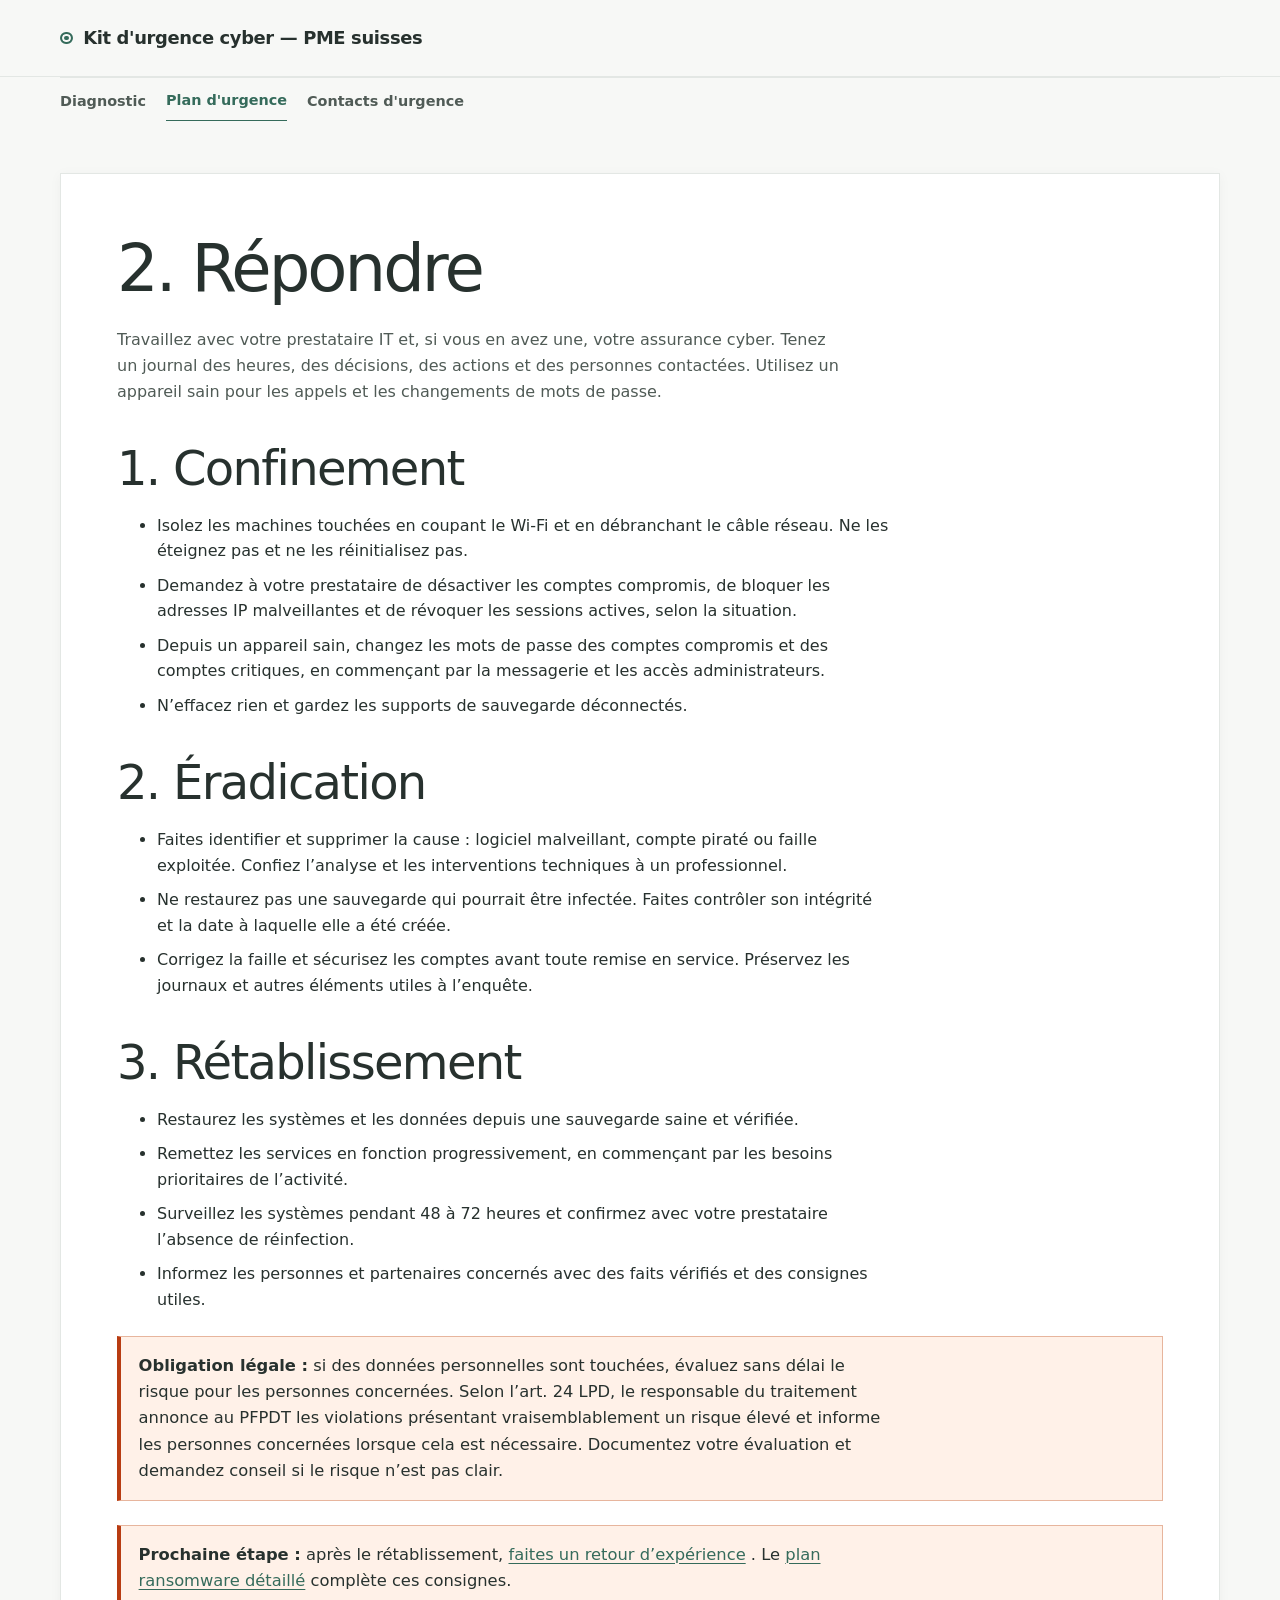
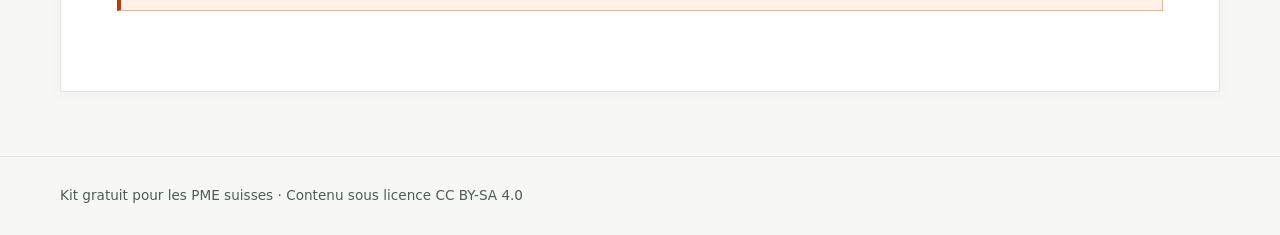
<file: plan-urgence/2-repondre/index.html>
<!doctype html><html lang=fr-ch><head><meta charset=utf-8><meta name=viewport content="width=device-width,initial-scale=1"><meta name=description content="Confiner l'incident, éliminer sa cause et rétablir les services en sécurité."><title>2. Répondre — Kit d'urgence cyber — PME suisses</title>
<link rel=stylesheet href=/css/custom.css></head><body class=page><header class=site-header><div class=header-inner><a class=site-name href=/>Kit d'urgence cyber — PME suisses</a></div></header><nav class=site-nav aria-label="Navigation principale"><a href=/outils-diagnostic/>Diagnostic</a>
<a href=/plan-urgence/ aria-current=page>Plan d'urgence</a>
<a href=/contacts-urgence/>Contacts d'urgence</a></nav><main><article class="content 2-repondre"><h1 id=2-répondre>2. Répondre</h1><p>Travaillez avec votre prestataire IT et, si vous en avez une, votre assurance cyber. Tenez un journal des heures, des décisions, des actions et des personnes contactées. Utilisez un appareil sain pour les appels et les changements de mots de passe.</p><h2 id=1-confinement>1. Confinement</h2><ul><li>Isolez les machines touchées en coupant le Wi-Fi et en débranchant le câble réseau. Ne les éteignez pas et ne les réinitialisez pas.</li><li>Demandez à votre prestataire de désactiver les comptes compromis, de bloquer les adresses IP malveillantes et de révoquer les sessions actives, selon la situation.</li><li>Depuis un appareil sain, changez les mots de passe des comptes compromis et des comptes critiques, en commençant par la messagerie et les accès administrateurs.</li><li>N&rsquo;effacez rien et gardez les supports de sauvegarde déconnectés.</li></ul><h2 id=2-éradication>2. Éradication</h2><ul><li>Faites identifier et supprimer la cause : logiciel malveillant, compte piraté ou faille exploitée. Confiez l&rsquo;analyse et les interventions techniques à un professionnel.</li><li>Ne restaurez pas une sauvegarde qui pourrait être infectée. Faites contrôler son intégrité et la date à laquelle elle a été créée.</li><li>Corrigez la faille et sécurisez les comptes avant toute remise en service. Préservez les journaux et autres éléments utiles à l&rsquo;enquête.</li></ul><h2 id=3-rétablissement>3. Rétablissement</h2><ul><li>Restaurez les systèmes et les données depuis une sauvegarde saine et vérifiée.</li><li>Remettez les services en fonction progressivement, en commençant par les besoins prioritaires de l&rsquo;activité.</li><li>Surveillez les systèmes pendant 48 à 72 heures et confirmez avec votre prestataire l&rsquo;absence de réinfection.</li><li>Informez les personnes et partenaires concernés avec des faits vérifiés et des consignes utiles.</li></ul><blockquote><p><strong>Obligation légale :</strong> si des données personnelles sont touchées, évaluez sans délai le risque pour les personnes concernées. Selon l&rsquo;art. 24 LPD, le responsable du traitement annonce au PFPDT les violations présentant vraisemblablement un risque élevé et informe les personnes concernées lorsque cela est nécessaire. Documentez votre évaluation et demandez conseil si le risque n&rsquo;est pas clair.</p></blockquote><blockquote><p><strong>Prochaine étape :</strong> après le rétablissement, <a href=/plan-urgence/3-retex/>faites un retour d&rsquo;expérience</a>
. Le <a href=/plan-ransomware/>plan ransomware détaillé</a>
complète ces consignes.</p></blockquote></article></main><footer class=site-footer><div class=footer-inner><p>Kit gratuit pour les PME suisses · Contenu sous licence CC BY-SA 4.0</p></div></footer></body></html>
</file>
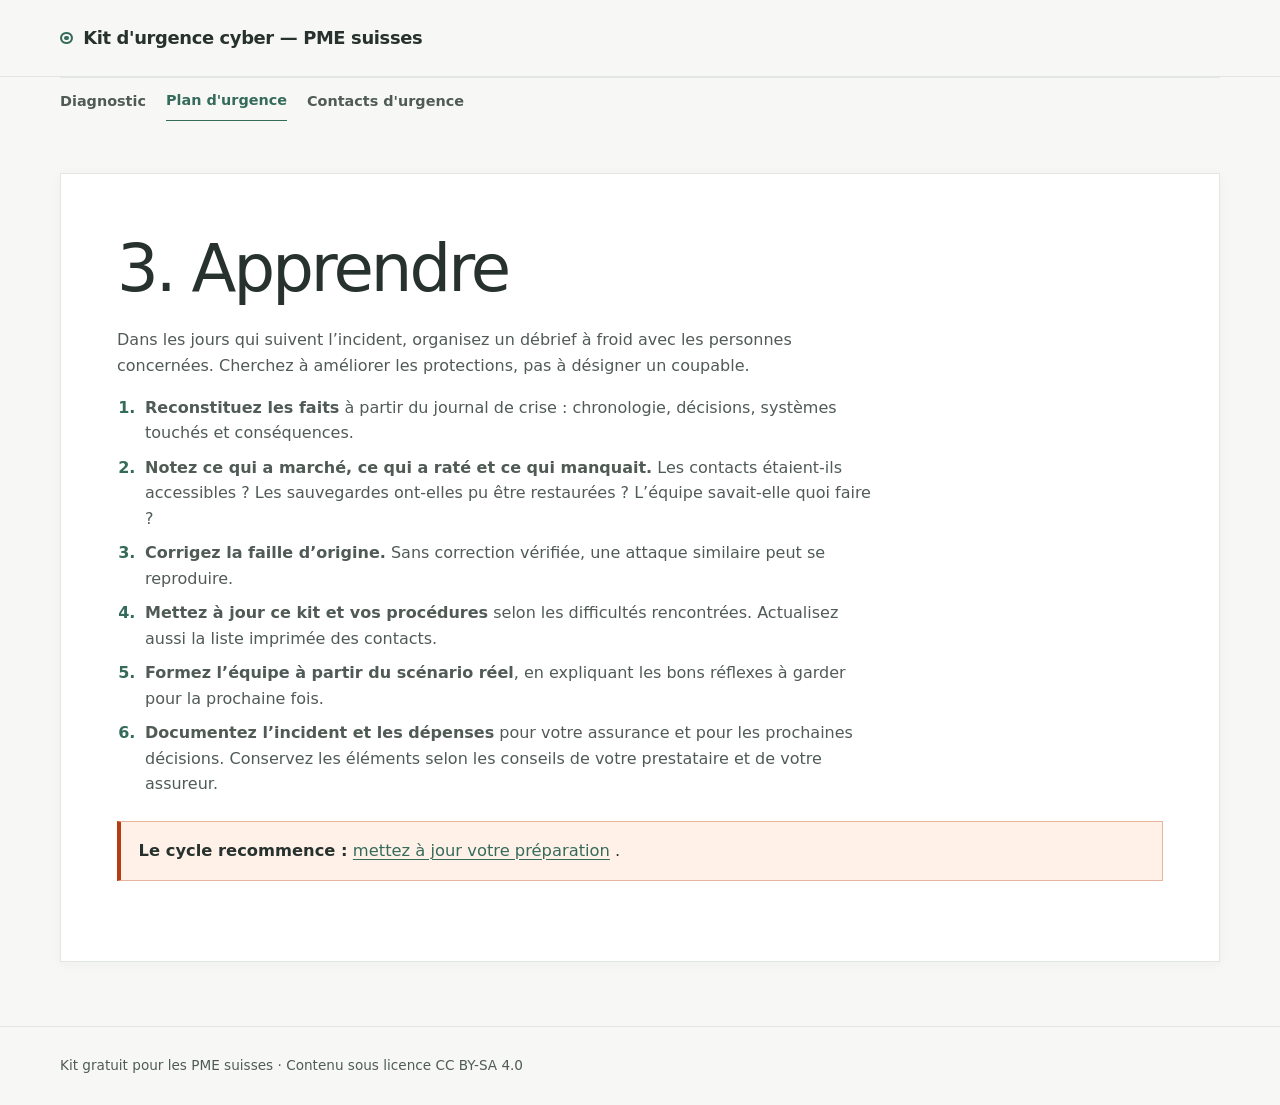
<file: plan-urgence/3-retex/index.html>
<!doctype html><html lang=fr-ch><head><meta charset=utf-8><meta name=viewport content="width=device-width,initial-scale=1"><meta name=description content="Tirer des enseignements de l'incident et renforcer les procédures."><title>3. Apprendre — Kit d'urgence cyber — PME suisses</title>
<link rel=stylesheet href=/css/custom.css></head><body class=page><header class=site-header><div class=header-inner><a class=site-name href=/>Kit d'urgence cyber — PME suisses</a></div></header><nav class=site-nav aria-label="Navigation principale"><a href=/outils-diagnostic/>Diagnostic</a>
<a href=/plan-urgence/ aria-current=page>Plan d'urgence</a>
<a href=/contacts-urgence/>Contacts d'urgence</a></nav><main><article class="content 3-retex"><h1 id=3-apprendre>3. Apprendre</h1><p>Dans les jours qui suivent l&rsquo;incident, organisez un débrief à froid avec les personnes concernées. Cherchez à améliorer les protections, pas à désigner un coupable.</p><ol><li><strong>Reconstituez les faits</strong> à partir du journal de crise : chronologie, décisions, systèmes touchés et conséquences.</li><li><strong>Notez ce qui a marché, ce qui a raté et ce qui manquait.</strong> Les contacts étaient-ils accessibles ? Les sauvegardes ont-elles pu être restaurées ? L&rsquo;équipe savait-elle quoi faire ?</li><li><strong>Corrigez la faille d&rsquo;origine.</strong> Sans correction vérifiée, une attaque similaire peut se reproduire.</li><li><strong>Mettez à jour ce kit et vos procédures</strong> selon les difficultés rencontrées. Actualisez aussi la liste imprimée des contacts.</li><li><strong>Formez l&rsquo;équipe à partir du scénario réel</strong>, en expliquant les bons réflexes à garder pour la prochaine fois.</li><li><strong>Documentez l&rsquo;incident et les dépenses</strong> pour votre assurance et pour les prochaines décisions. Conservez les éléments selon les conseils de votre prestataire et de votre assureur.</li></ol><blockquote><p><strong>Le cycle recommence :</strong> <a href=/plan-urgence/0-planifier/>mettez à jour votre préparation</a>
.</p></blockquote></article></main><footer class=site-footer><div class=footer-inner><p>Kit gratuit pour les PME suisses · Contenu sous licence CC BY-SA 4.0</p></div></footer></body></html>
</file>
